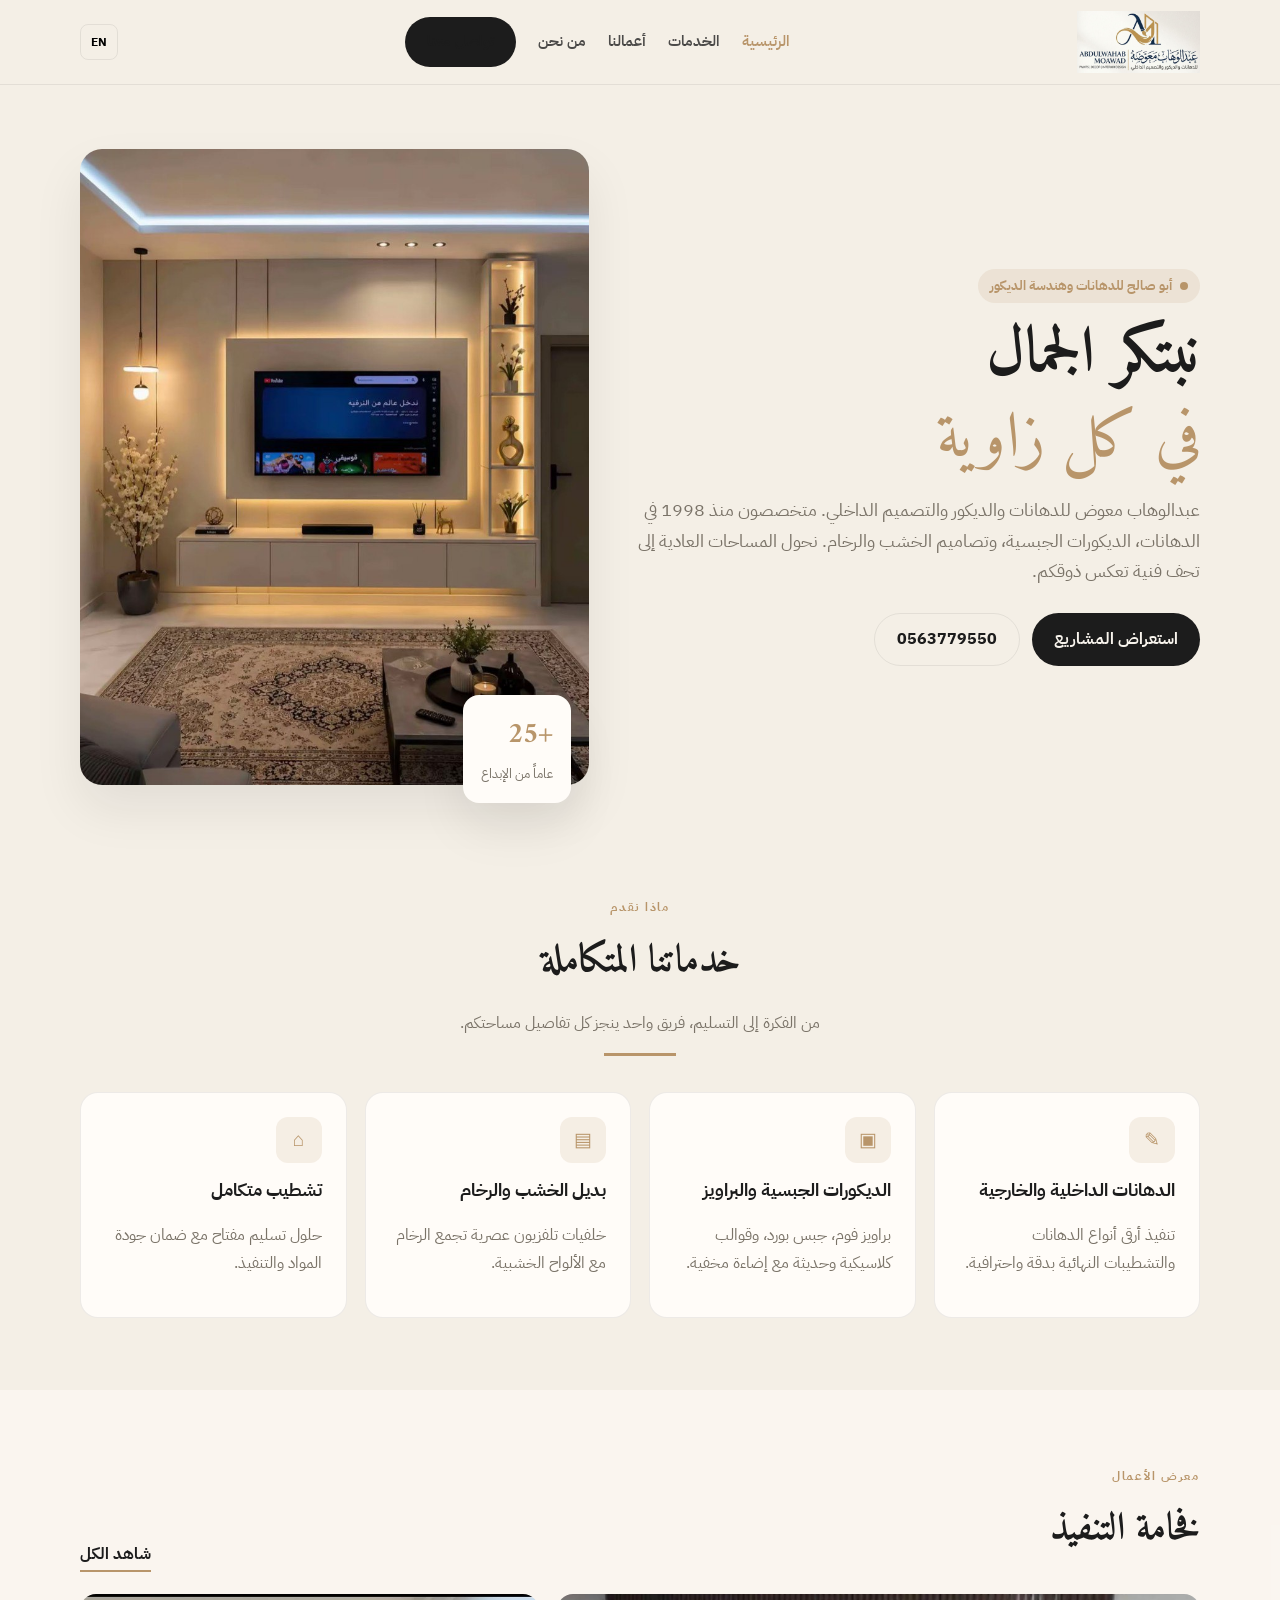
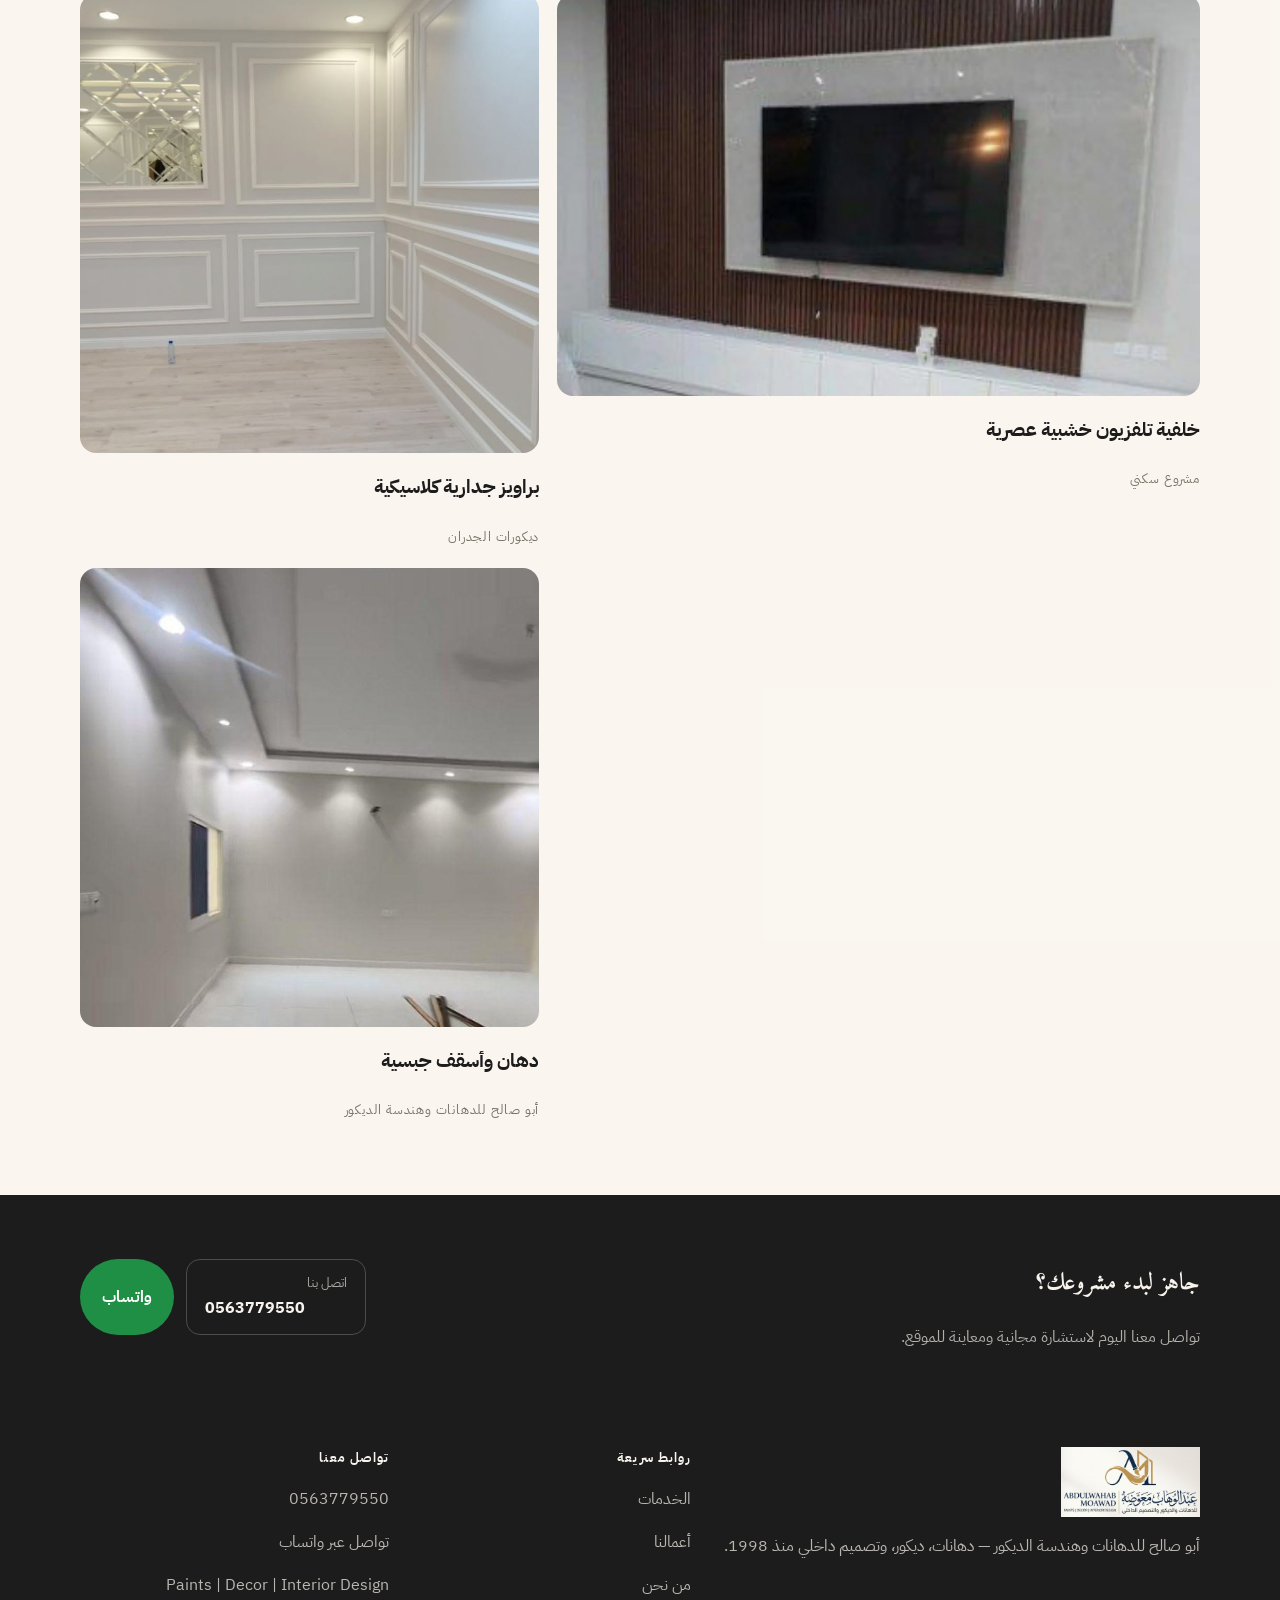
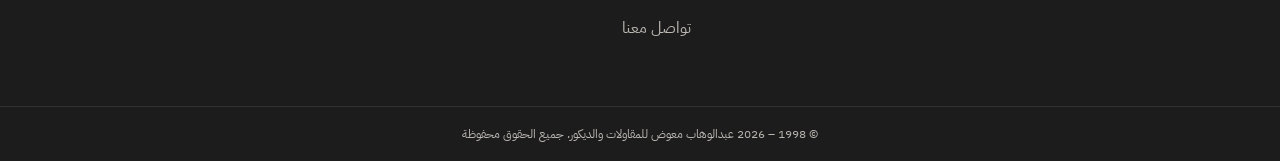
<file: index.html>
<!DOCTYPE html>
<html lang="ar" dir="rtl">
<head>
  <meta charset="utf-8">
  <meta name="viewport" content="width=device-width, initial-scale=1">
  <title>عبدالوهاب معوض — دهانات وديكور وتصميم داخلي | Abdulwahab Moawad</title>
  <meta name="description" content="أبو صالح للدهانات وهندسة الديكور. دهانات وديكورات جبسية وتصاميم خشب ورخام وتشطيبات متكاملة في المملكة العربية السعودية منذ 1998.">
  <meta property="og:title" content="عبدالوهاب معوض — دهانات وديكور وتصميم داخلي">
  <meta property="og:description" content="Paints | Decor | Interior Design. خبرة منذ 1998.">
  <meta property="og:image" content="images/og.jpg">
  <link rel="icon" href="images/favicon.png">
  <link rel="preconnect" href="https://fonts.googleapis.com">
  <link rel="preconnect" href="https://fonts.gstatic.com" crossorigin>
  <link href="https://fonts.googleapis.com/css2?family=Amiri:wght@400;700&family=IBM+Plex+Sans+Arabic:wght@400;500;600;700&family=Playfair+Display:ital,wght@0,500;0,600;1,500&display=swap" rel="stylesheet">
  <link rel="stylesheet" href="css/site.css">
</head>
<body>
  <header class="nav">
    <div class="wrap nav-inner">
      <a class="brand" href="index.html">
        <img src="images/logo-lockup.png" alt="عبدالوهاب معوض — Paints, Decor, Interior Design">
      </a>
      <nav class="nav-links" data-links>
        <a class="active" href="index.html"><span class="ar">الرئيسية</span><span class="en">Home</span></a>
        <a href="services.html"><span class="ar">الخدمات</span><span class="en">Services</span></a>
        <a href="portfolio.html"><span class="ar">أعمالنا</span><span class="en">Portfolio</span></a>
        <a href="about.html"><span class="ar">من نحن</span><span class="en">About</span></a>
        <a class="btn btn-dark" href="contact.html"><span class="ar">تواصل معنا</span><span class="en">Contact</span></a>
      </nav>
      <div class="nav-actions">
        <button class="lang" type="button" data-lang>EN</button>
        <button class="menu-btn" type="button" data-menu aria-label="Menu">☰</button>
      </div>
    </div>
  </header>

  <main>
    <section class="hero">
      <div class="wrap hero-grid">
        <div>
          <div class="badge"><span class="dot"></span><span class="ar">أبو صالح للدهانات وهندسة الديكور</span><span class="en">Abu Saleh Paints &amp; Decor Engineering</span></div>
          <h1><span class="ar">نبتكر الجمال<br><em>في كل زاوية</em></span><span class="en">We shape beauty<br><em>into every corner</em></span></h1>
          <p class="lead"><span class="ar">عبدالوهاب معوض للدهانات والديكور والتصميم الداخلي. متخصصون منذ 1998 في الدهانات، الديكورات الجبسية، وتصاميم الخشب والرخام. نحول المساحات العادية إلى تحف فنية تعكس ذوقكم.</span><span class="en">Abdulwahab Moawad — Paints, Decor, and Interior Design since 1998. We finish ordinary rooms into crafted spaces: paint, gypsum, wood, and marble.</span></p>
          <div class="cta-row">
            <a class="btn btn-dark" href="portfolio.html"><span class="ar">استعراض المشاريع</span><span class="en">View projects</span></a>
            <a class="btn btn-line" href="tel:+966563779550" dir="ltr">0563779550</a>
          </div>
        </div>
        <div class="hero-visual">
          <img src="images/living-room.jpg" alt="مجلس عصري من تنفيذ عبدالوهاب معوض">
          <div class="stat"><b>+25</b><span class="ar">عاماً من الإبداع</span><span class="en">years of craft</span></div>
        </div>
      </div>
    </section>

    <section class="section">
      <div class="wrap">
        <div class="center">
          <span class="eyebrow"><span class="ar">ماذا نقدم</span><span class="en">What we do</span></span>
          <h2><span class="ar">خدماتنا المتكاملة</span><span class="en">A complete finish</span></h2>
          <p class="muted"><span class="ar">من الفكرة إلى التسليم، فريق واحد ينجز كل تفاصيل مساحتكم.</span><span class="en">One team, from the first idea through handover.</span></p>
          <div class="gold-rule"></div>
        </div>
        <div class="cards">
          <a class="card" href="services.html"><div class="icon">✎</div><h3><span class="ar">الدهانات الداخلية والخارجية</span><span class="en">Interior &amp; exterior paint</span></h3><p><span class="ar">تنفيذ أرقى أنواع الدهانات والتشطيبات النهائية بدقة واحترافية.</span><span class="en">Fine interior and exterior coatings, prepared and finished with care.</span></p></a>
          <a class="card" href="services.html"><div class="icon">▣</div><h3><span class="ar">الديكورات الجبسية والبراويز</span><span class="en">Gypsum &amp; wall frames</span></h3><p><span class="ar">براويز فوم، جبس بورد، وقوالب كلاسيكية وحديثة مع إضاءة مخفية.</span><span class="en">Foam frames, gypsum board, and classic or modern moulding with concealed light.</span></p></a>
          <a class="card" href="services.html"><div class="icon">▤</div><h3><span class="ar">بديل الخشب والرخام</span><span class="en">Wood &amp; marble looks</span></h3><p><span class="ar">خلفيات تلفزيون عصرية تجمع الرخام مع الألواح الخشبية.</span><span class="en">Television walls that combine marble panels with timber slats.</span></p></a>
          <a class="card" href="services.html"><div class="icon">⌂</div><h3><span class="ar">تشطيب متكامل</span><span class="en">Turnkey finishing</span></h3><p><span class="ar">حلول تسليم مفتاح مع ضمان جودة المواد والتنفيذ.</span><span class="en">Full interior handover with a guarantee on materials and workmanship.</span></p></a>
        </div>
      </div>
    </section>

    <section class="section sand">
      <div class="wrap">
        <div class="head-row">
          <div>
            <span class="eyebrow"><span class="ar">معرض الأعمال</span><span class="en">Selected work</span></span>
            <h2><span class="ar">فخامة التنفيذ</span><span class="en">Finished with care</span></h2>
          </div>
          <a class="link-gold" href="portfolio.html"><span class="ar">شاهد الكل</span><span class="en">See all</span></a>
        </div>
        <div class="gallery">
          <div>
            <div class="shot wide"><img src="images/tv-wood.jpg" alt="خلفية تلفزيون خشبية"></div>
            <div class="cap"><h3><span class="ar">خلفية تلفزيون خشبية عصرية</span><span class="en">Contemporary timber TV wall</span></h3><small><span class="ar">مشروع سكني</span><span class="en">Residential</span></small></div>
          </div>
          <div class="stack">
            <div>
              <div class="shot sq"><img src="images/molding.jpg" alt="براويز جدارية"></div>
              <div class="cap"><h3><span class="ar">براويز جدارية كلاسيكية</span><span class="en">Classic wall frames</span></h3><small><span class="ar">ديكورات الجدران</span><span class="en">Wall decor</span></small></div>
            </div>
            <div>
              <div class="shot sq"><img src="images/paint-room.jpg" alt="تشطيب دهان وأسقف"></div>
              <div class="cap"><h3><span class="ar">دهان وأسقف جبسية</span><span class="en">Paint and gypsum ceilings</span></h3><small><span class="ar">أبو صالح للدهانات وهندسة الديكور</span><span class="en">Abu Saleh paints &amp; decor</span></small></div>
            </div>
          </div>
        </div>
      </div>
    </section>

    <section class="band">
      <div class="wrap band-inner">
        <div>
          <h2><span class="ar">جاهز لبدء مشروعك؟</span><span class="en">Ready to start?</span></h2>
          <p><span class="ar">تواصل معنا اليوم لاستشارة مجانية ومعاينة للموقع.</span><span class="en">Call today for a free consultation and a site visit.</span></p>
        </div>
        <div class="band-actions">
          <a class="ghost" href="tel:+966563779550"><small><span class="ar">اتصل بنا</span><span class="en">Call</span></small><strong dir="ltr">0563779550</strong></a>
          <a class="btn btn-wa" href="https://wa.me/966563779550"><span class="ar">واتساب</span><span class="en">WhatsApp</span></a>
        </div>
      </div>
    </section>
  </main>

  <footer>
    <div class="wrap foot">
      <div>
        <img class="foot-brand" src="images/logo-lockup.png" alt="">
        <p><span class="ar">أبو صالح للدهانات وهندسة الديكور — دهانات، ديكور، وتصميم داخلي منذ 1998.</span><span class="en">Abu Saleh Paints &amp; Decor Engineering — paints, decor, and interior design since 1998.</span></p>
      </div>
      <div>
        <h4><span class="ar">روابط سريعة</span><span class="en">Links</span></h4>
        <p><a href="services.html"><span class="ar">الخدمات</span><span class="en">Services</span></a></p>
        <p><a href="portfolio.html"><span class="ar">أعمالنا</span><span class="en">Portfolio</span></a></p>
        <p><a href="about.html"><span class="ar">من نحن</span><span class="en">About</span></a></p>
        <p><a href="contact.html"><span class="ar">تواصل معنا</span><span class="en">Contact</span></a></p>
      </div>
      <div>
        <h4><span class="ar">تواصل معنا</span><span class="en">Contact</span></h4>
        <p><a href="tel:+966563779550" dir="ltr">0563779550</a></p>
        <p><a href="https://wa.me/966563779550"><span class="ar">تواصل عبر واتساب</span><span class="en">WhatsApp</span></a></p>
        <p>Paints | Decor | Interior Design</p>
      </div>
    </div>
    <div class="legal">© 1998 – 2026 <span class="ar">عبدالوهاب معوض للمقاولات والديكور. جميع الحقوق محفوظة</span><span class="en">Abdulwahab Moawad. All rights reserved.</span></div>
  </footer>
  <script src="js/site.js"></script>
</body>
</html>
</file>
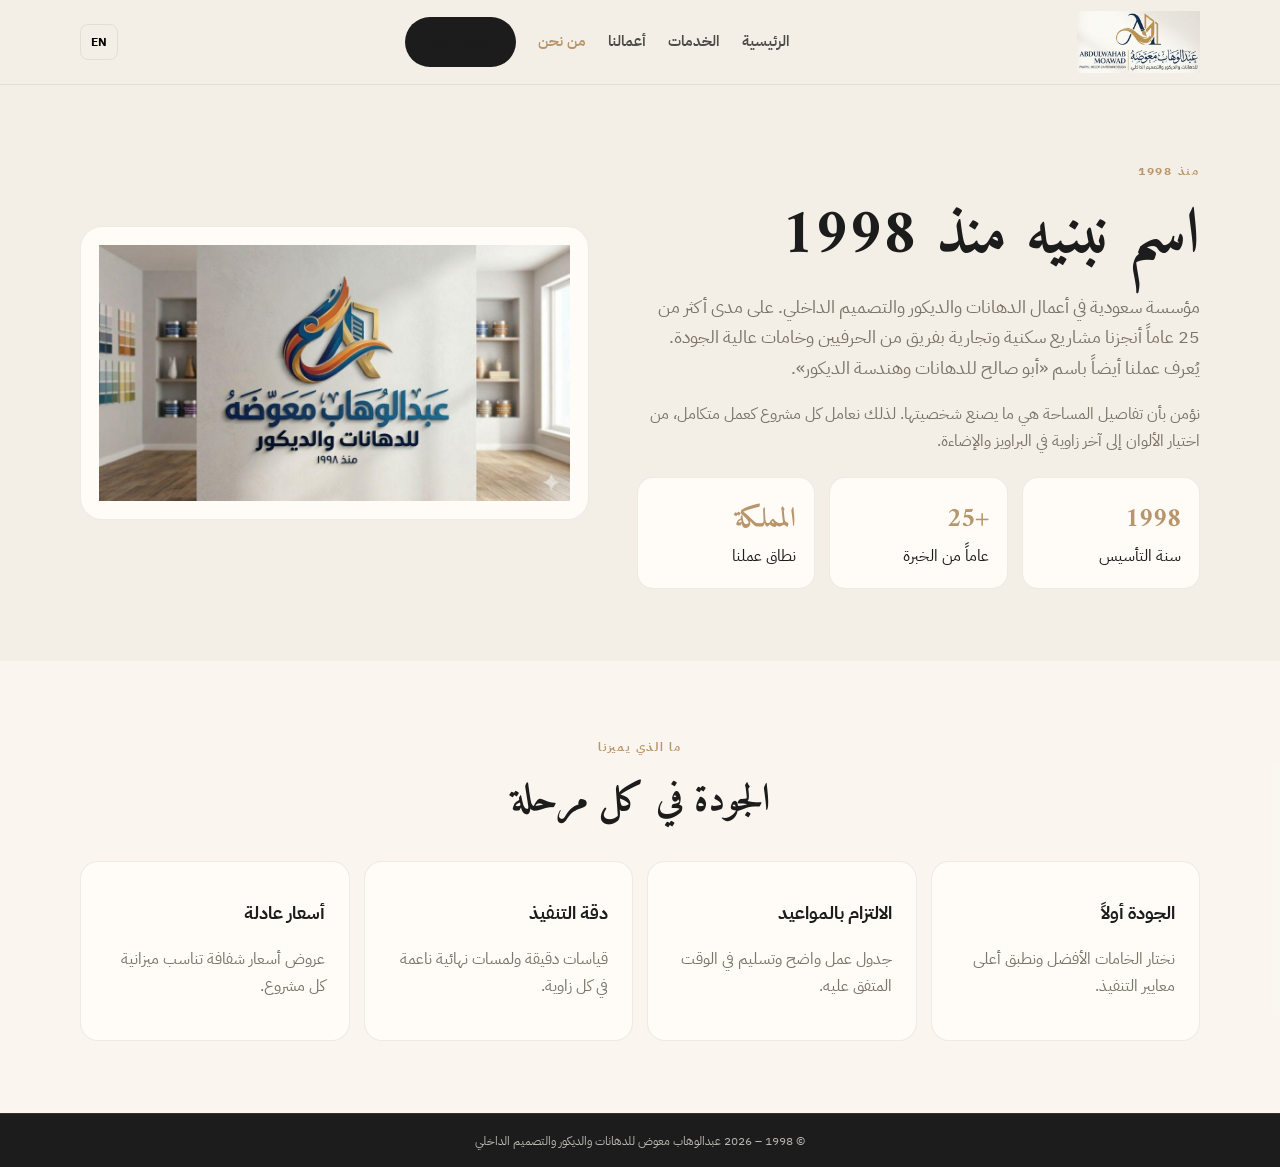
<file: about.html>
<!DOCTYPE html>
<html lang="ar" dir="rtl">
<head>
  <meta charset="utf-8">
  <meta name="viewport" content="width=device-width, initial-scale=1">
  <title>من نحن | عبدالوهاب معوض</title>
  <meta name="description" content="مؤسسة سعودية في الدهانات والديكور والتصميم الداخلي منذ 1998. نُعرف أيضاً باسم أبو صالح للدهانات وهندسة الديكور.">
  <link rel="icon" href="images/favicon.png">
  <link href="https://fonts.googleapis.com/css2?family=Amiri:wght@400;700&family=IBM+Plex+Sans+Arabic:wght@400;500;600;700&family=Playfair+Display:ital,wght@0,500;0,600;1,500&display=swap" rel="stylesheet">
  <link rel="stylesheet" href="css/site.css">
</head>
<body>
  <header class="nav">
    <div class="wrap nav-inner">
      <a class="brand" href="index.html"><img src="images/logo-lockup.png" alt="عبدالوهاب معوض"></a>
      <nav class="nav-links" data-links>
        <a href="index.html"><span class="ar">الرئيسية</span><span class="en">Home</span></a>
        <a href="services.html"><span class="ar">الخدمات</span><span class="en">Services</span></a>
        <a href="portfolio.html"><span class="ar">أعمالنا</span><span class="en">Portfolio</span></a>
        <a class="active" href="about.html"><span class="ar">من نحن</span><span class="en">About</span></a>
        <a class="btn btn-dark" href="contact.html"><span class="ar">تواصل معنا</span><span class="en">Contact</span></a>
      </nav>
      <div class="nav-actions">
        <button class="lang" type="button" data-lang>EN</button>
        <button class="menu-btn" type="button" data-menu aria-label="Menu">☰</button>
      </div>
    </div>
  </header>
  <main>
    <section class="section">
      <div class="wrap split">
        <div>
          <span class="eyebrow"><span class="ar">منذ 1998</span><span class="en">Since 1998</span></span>
          <h1><span class="ar">اسم نبنيه منذ 1998</span><span class="en">A name built since 1998</span></h1>
          <p class="lead"><span class="ar">مؤسسة سعودية في أعمال الدهانات والديكور والتصميم الداخلي. على مدى أكثر من 25 عاماً أنجزنا مشاريع سكنية وتجارية بفريق من الحرفيين وخامات عالية الجودة. يُعرف عملنا أيضاً باسم «أبو صالح للدهانات وهندسة الديكور».</span><span class="en">A Saudi practice in paints, decor, and interior design. For more than 25 years we have delivered homes and commercial spaces. Clients also know the work as Abu Saleh Paints and Decor Engineering.</span></p>
          <p class="muted"><span class="ar">نؤمن بأن تفاصيل المساحة هي ما يصنع شخصيتها. لذلك نعامل كل مشروع كعمل متكامل، من اختيار الألوان إلى آخر زاوية في البراويز والإضاءة.</span><span class="en">The details make the room. Every project is treated as one piece of work, from the colour choice to the last frame and light.</span></p>
          <div class="stats">
            <div class="stat-box"><b>1998</b><span class="ar">سنة التأسيس</span><span class="en">Founded</span></div>
            <div class="stat-box"><b>+25</b><span class="ar">عاماً من الخبرة</span><span class="en">Years of work</span></div>
            <div class="stat-box"><b><span class="ar">المملكة</span><span class="en">KSA</span></b><span class="ar">نطاق عملنا</span><span class="en">Where we work</span></div>
          </div>
        </div>
        <div class="logo-panel">
          <img src="images/brand-wall.jpg" alt="شعار عبدالوهاب معوض للدهانات والديكور منذ 1998">
        </div>
      </div>
    </section>
    <section class="section sand">
      <div class="wrap">
        <div class="center">
          <span class="eyebrow"><span class="ar">ما الذي يميزنا</span><span class="en">How we work</span></span>
          <h2><span class="ar">الجودة في كل مرحلة</span><span class="en">Quality at every stage</span></h2>
        </div>
        <div class="values" style="margin-top:28px">
          <article class="value"><h3><span class="ar">الجودة أولاً</span><span class="en">Quality first</span></h3><p><span class="ar">نختار الخامات الأفضل ونطبق أعلى معايير التنفيذ.</span><span class="en">We choose the better materials and hold the finish to a high standard.</span></p></article>
          <article class="value"><h3><span class="ar">الالتزام بالمواعيد</span><span class="en">On schedule</span></h3><p><span class="ar">جدول عمل واضح وتسليم في الوقت المتفق عليه.</span><span class="en">A clear programme and handover on the agreed date.</span></p></article>
          <article class="value"><h3><span class="ar">دقة التنفيذ</span><span class="en">Precise work</span></h3><p><span class="ar">قياسات دقيقة ولمسات نهائية ناعمة في كل زاوية.</span><span class="en">Accurate measures and a clean finish in every corner.</span></p></article>
          <article class="value"><h3><span class="ar">أسعار عادلة</span><span class="en">Fair pricing</span></h3><p><span class="ar">عروض أسعار شفافة تناسب ميزانية كل مشروع.</span><span class="en">Clear quotations that fit the budget of the project.</span></p></article>
        </div>
      </div>
    </section>
  </main>
  <footer><div class="legal">© 1998 – 2026 <span class="ar">عبدالوهاب معوض للدهانات والديكور والتصميم الداخلي</span><span class="en">Abdulwahab Moawad — Paints | Decor | Interior Design</span></div></footer>
  <script src="js/site.js"></script>
</body>
</html>
</file>
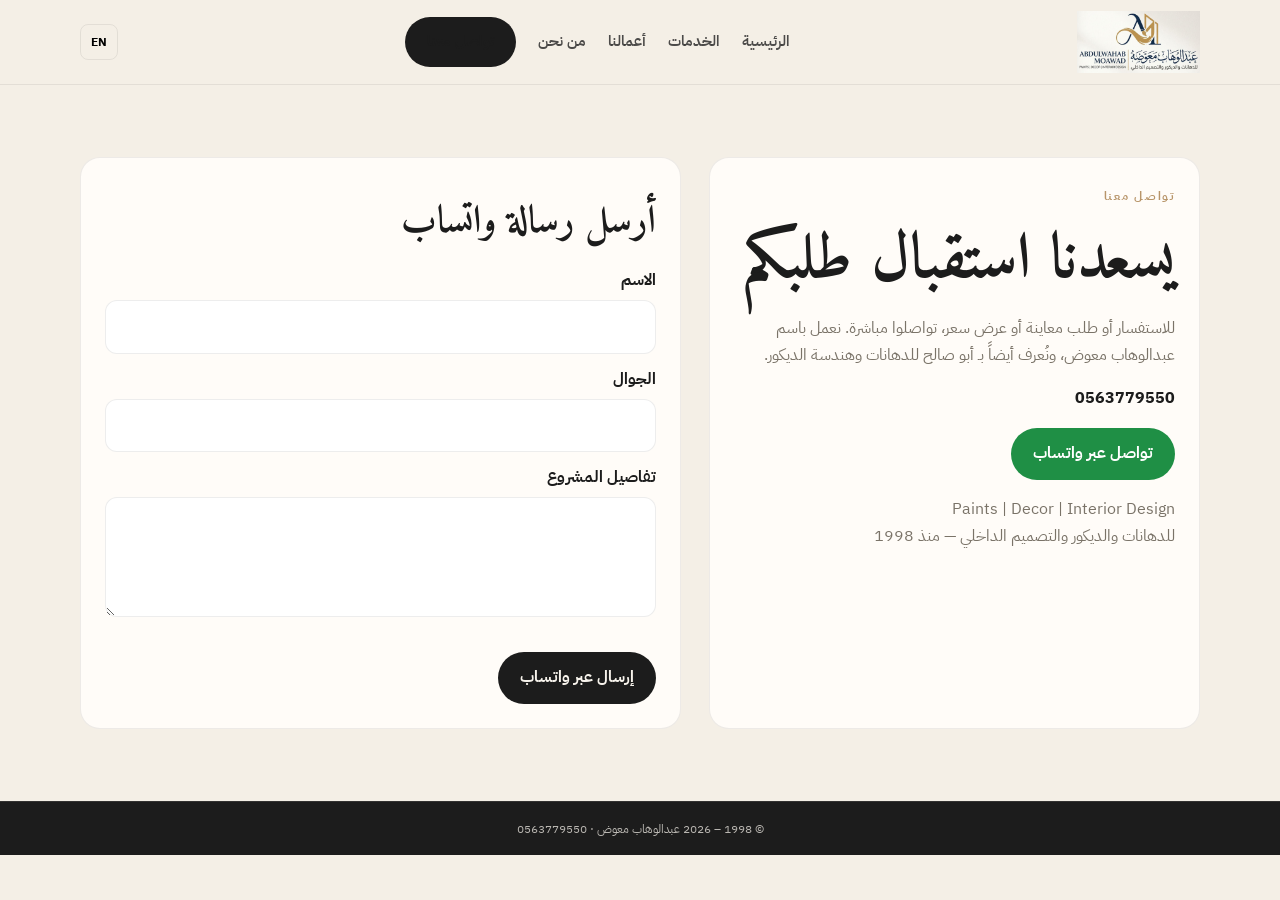
<file: contact.html>
<!DOCTYPE html>
<html lang="ar" dir="rtl">
<head>
  <meta charset="utf-8">
  <meta name="viewport" content="width=device-width, initial-scale=1">
  <title>تواصل معنا | عبدالوهاب معوض</title>
  <meta name="description" content="تواصل مع أبو صالح للدهانات وهندسة الديكور على 0563779550 أو واتساب لمعاينة وعرض سعر.">
  <link rel="icon" href="images/favicon.png">
  <link href="https://fonts.googleapis.com/css2?family=Amiri:wght@400;700&family=IBM+Plex+Sans+Arabic:wght@400;500;600;700&family=Playfair+Display:ital,wght@0,500;0,600;1,500&display=swap" rel="stylesheet">
  <link rel="stylesheet" href="css/site.css">
</head>
<body>
  <header class="nav">
    <div class="wrap nav-inner">
      <a class="brand" href="index.html"><img src="images/logo-lockup.png" alt="عبدالوهاب معوض"></a>
      <nav class="nav-links" data-links>
        <a href="index.html"><span class="ar">الرئيسية</span><span class="en">Home</span></a>
        <a href="services.html"><span class="ar">الخدمات</span><span class="en">Services</span></a>
        <a href="portfolio.html"><span class="ar">أعمالنا</span><span class="en">Portfolio</span></a>
        <a href="about.html"><span class="ar">من نحن</span><span class="en">About</span></a>
        <a class="btn btn-dark" href="contact.html"><span class="ar">تواصل معنا</span><span class="en">Contact</span></a>
      </nav>
      <div class="nav-actions">
        <button class="lang" type="button" data-lang>EN</button>
        <button class="menu-btn" type="button" data-menu aria-label="Menu">☰</button>
      </div>
    </div>
  </header>
  <main class="section">
    <div class="wrap contact-grid">
      <div class="contact-card">
        <span class="eyebrow"><span class="ar">تواصل معنا</span><span class="en">Contact</span></span>
        <h1><span class="ar">يسعدنا استقبال طلبكم</span><span class="en">We would like to hear the brief</span></h1>
        <p class="muted"><span class="ar">للاستفسار أو طلب معاينة أو عرض سعر، تواصلوا مباشرة. نعمل باسم عبدالوهاب معوض، ونُعرف أيضاً بـ أبو صالح للدهانات وهندسة الديكور.</span><span class="en">For a question, a site visit, or a quotation, call or message us. The practice is Abdulwahab Moawad, also known as Abu Saleh Paints and Decor Engineering.</span></p>
        <p><a href="tel:+966563779550" dir="ltr"><strong>0563779550</strong></a></p>
        <p><a class="btn btn-wa" href="https://wa.me/966563779550"><span class="ar">تواصل عبر واتساب</span><span class="en">Message on WhatsApp</span></a></p>
        <p class="muted">Paints | Decor | Interior Design<br><span class="ar">للدهانات والديكور والتصميم الداخلي — منذ 1998</span><span class="en">Paints, decor, and interior design — since 1998</span></p>
      </div>
      <form data-wa>
        <h2><span class="ar">أرسل رسالة واتساب</span><span class="en">Send a WhatsApp message</span></h2>
        <label for="name"><span class="ar">الاسم</span><span class="en">Name</span></label>
        <input id="name" name="name" required>
        <label for="phone"><span class="ar">الجوال</span><span class="en">Mobile</span></label>
        <input id="phone" name="phone" dir="ltr" required>
        <label for="message"><span class="ar">تفاصيل المشروع</span><span class="en">Project details</span></label>
        <textarea id="message" name="message" required></textarea>
        <div class="cta-row">
          <button class="btn btn-dark" type="submit"><span class="ar">إرسال عبر واتساب</span><span class="en">Send via WhatsApp</span></button>
        </div>
      </form>
    </div>
  </main>
  <footer><div class="legal">© 1998 – 2026 <span class="ar">عبدالوهاب معوض</span><span class="en">Abdulwahab Moawad</span> · 0563779550</div></footer>
  <script src="js/site.js"></script>
</body>
</html>
</file>
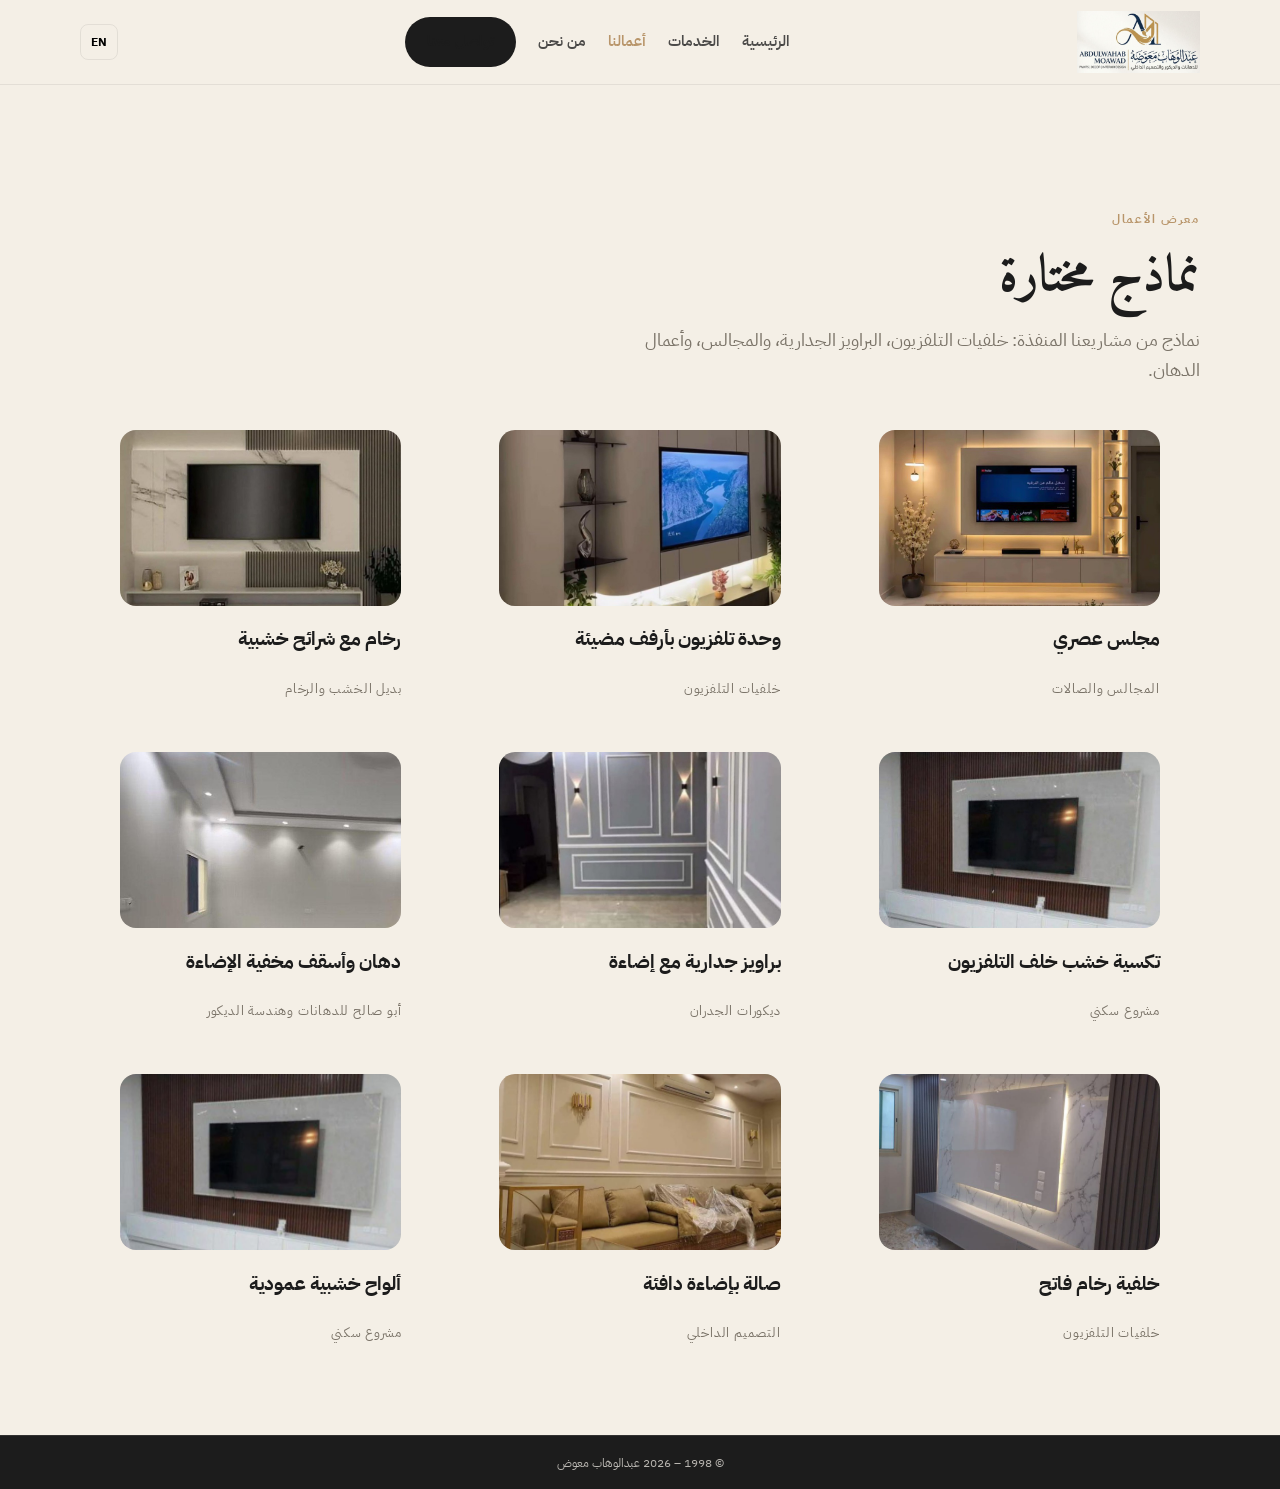
<file: portfolio.html>
<!DOCTYPE html>
<html lang="ar" dir="rtl">
<head>
  <meta charset="utf-8">
  <meta name="viewport" content="width=device-width, initial-scale=1">
  <title>أعمالنا | عبدالوهاب معوض</title>
  <meta name="description" content="نماذج من مشاريع الدهانات والديكور والتصميم الداخلي لعبدالوهاب معوض في المملكة العربية السعودية.">
  <link rel="icon" href="images/favicon.png">
  <link href="https://fonts.googleapis.com/css2?family=Amiri:wght@400;700&family=IBM+Plex+Sans+Arabic:wght@400;500;600;700&family=Playfair+Display:ital,wght@0,500;0,600;1,500&display=swap" rel="stylesheet">
  <link rel="stylesheet" href="css/site.css">
</head>
<body>
  <header class="nav">
    <div class="wrap nav-inner">
      <a class="brand" href="index.html"><img src="images/logo-lockup.png" alt="عبدالوهاب معوض"></a>
      <nav class="nav-links" data-links>
        <a href="index.html"><span class="ar">الرئيسية</span><span class="en">Home</span></a>
        <a href="services.html"><span class="ar">الخدمات</span><span class="en">Services</span></a>
        <a class="active" href="portfolio.html"><span class="ar">أعمالنا</span><span class="en">Portfolio</span></a>
        <a href="about.html"><span class="ar">من نحن</span><span class="en">About</span></a>
        <a class="btn btn-dark" href="contact.html"><span class="ar">تواصل معنا</span><span class="en">Contact</span></a>
      </nav>
      <div class="nav-actions">
        <button class="lang" type="button" data-lang>EN</button>
        <button class="menu-btn" type="button" data-menu aria-label="Menu">☰</button>
      </div>
    </div>
  </header>
  <main class="section">
    <div class="wrap">
      <div class="page-hero">
        <span class="eyebrow"><span class="ar">معرض الأعمال</span><span class="en">Portfolio</span></span>
        <h1><span class="ar">نماذج مختارة</span><span class="en">Selected projects</span></h1>
        <p class="lead"><span class="ar">نماذج من مشاريعنا المنفذة: خلفيات التلفزيون، البراويز الجدارية، والمجالس، وأعمال الدهان.</span><span class="en">Television walls, wall frames, majlis rooms, and paint work from completed projects.</span></p>
      </div>
      <div class="mosaic">
        <figure><div class="shot wide"><img src="images/living-room.jpg" alt="مجلس عصري"></div><figcaption class="cap"><h3><span class="ar">مجلس عصري</span><span class="en">Contemporary majlis</span></h3><small><span class="ar">المجالس والصالات</span><span class="en">Majlis and lounges</span></small></figcaption></figure>
        <figure><div class="shot wide"><img src="images/tv-shelves.jpg" alt="وحدة تلفزيون مع أرفف"></div><figcaption class="cap"><h3><span class="ar">وحدة تلفزيون بأرفف مضيئة</span><span class="en">TV unit with lit shelves</span></h3><small><span class="ar">خلفيات التلفزيون</span><span class="en">TV walls</span></small></figcaption></figure>
        <figure><div class="shot wide"><img src="images/tv-marble-new.jpg" alt="رخام وخشب"></div><figcaption class="cap"><h3><span class="ar">رخام مع شرائح خشبية</span><span class="en">Marble with timber slats</span></h3><small><span class="ar">بديل الخشب والرخام</span><span class="en">Wood and marble</span></small></figcaption></figure>
        <figure><div class="shot wide"><img src="images/tv-wood-new.jpg" alt="بديل خشب"></div><figcaption class="cap"><h3><span class="ar">تكسية خشب خلف التلفزيون</span><span class="en">Timber cladding behind the TV</span></h3><small><span class="ar">مشروع سكني</span><span class="en">Residential</span></small></figcaption></figure>
        <figure><div class="shot wide"><img src="images/molding-new.jpg" alt="براويز"></div><figcaption class="cap"><h3><span class="ar">براويز جدارية مع إضاءة</span><span class="en">Wall frames with lighting</span></h3><small><span class="ar">ديكورات الجدران</span><span class="en">Wall decor</span></small></figcaption></figure>
        <figure><div class="shot wide"><img src="images/paint-room.jpg" alt="دهان أسقف"></div><figcaption class="cap"><h3><span class="ar">دهان وأسقف مخفية الإضاءة</span><span class="en">Paint and a concealed-light ceiling</span></h3><small><span class="ar">أبو صالح للدهانات وهندسة الديكور</span><span class="en">Abu Saleh paints &amp; decor</span></small></figcaption></figure>
        <figure><div class="shot wide"><img src="images/tv-marble.jpg" alt="خلفية رخام"></div><figcaption class="cap"><h3><span class="ar">خلفية رخام فاتح</span><span class="en">Pale marble feature</span></h3><small><span class="ar">خلفيات التلفزيون</span><span class="en">TV walls</span></small></figcaption></figure>
        <figure><div class="shot wide"><img src="images/majlis.jpg" alt="صالة"></div><figcaption class="cap"><h3><span class="ar">صالة بإضاءة دافئة</span><span class="en">Lounge in warm light</span></h3><small><span class="ar">التصميم الداخلي</span><span class="en">Interior design</span></small></figcaption></figure>
        <figure><div class="shot wide"><img src="images/tv-wood.jpg" alt="ألواح خشب"></div><figcaption class="cap"><h3><span class="ar">ألواح خشبية عمودية</span><span class="en">Vertical timber slats</span></h3><small><span class="ar">مشروع سكني</span><span class="en">Residential</span></small></figcaption></figure>
      </div>
    </div>
  </main>
  <footer><div class="legal">© 1998 – 2026 <span class="ar">عبدالوهاب معوض</span><span class="en">Abdulwahab Moawad</span></div></footer>
  <script src="js/site.js"></script>
</body>
</html>
</file>
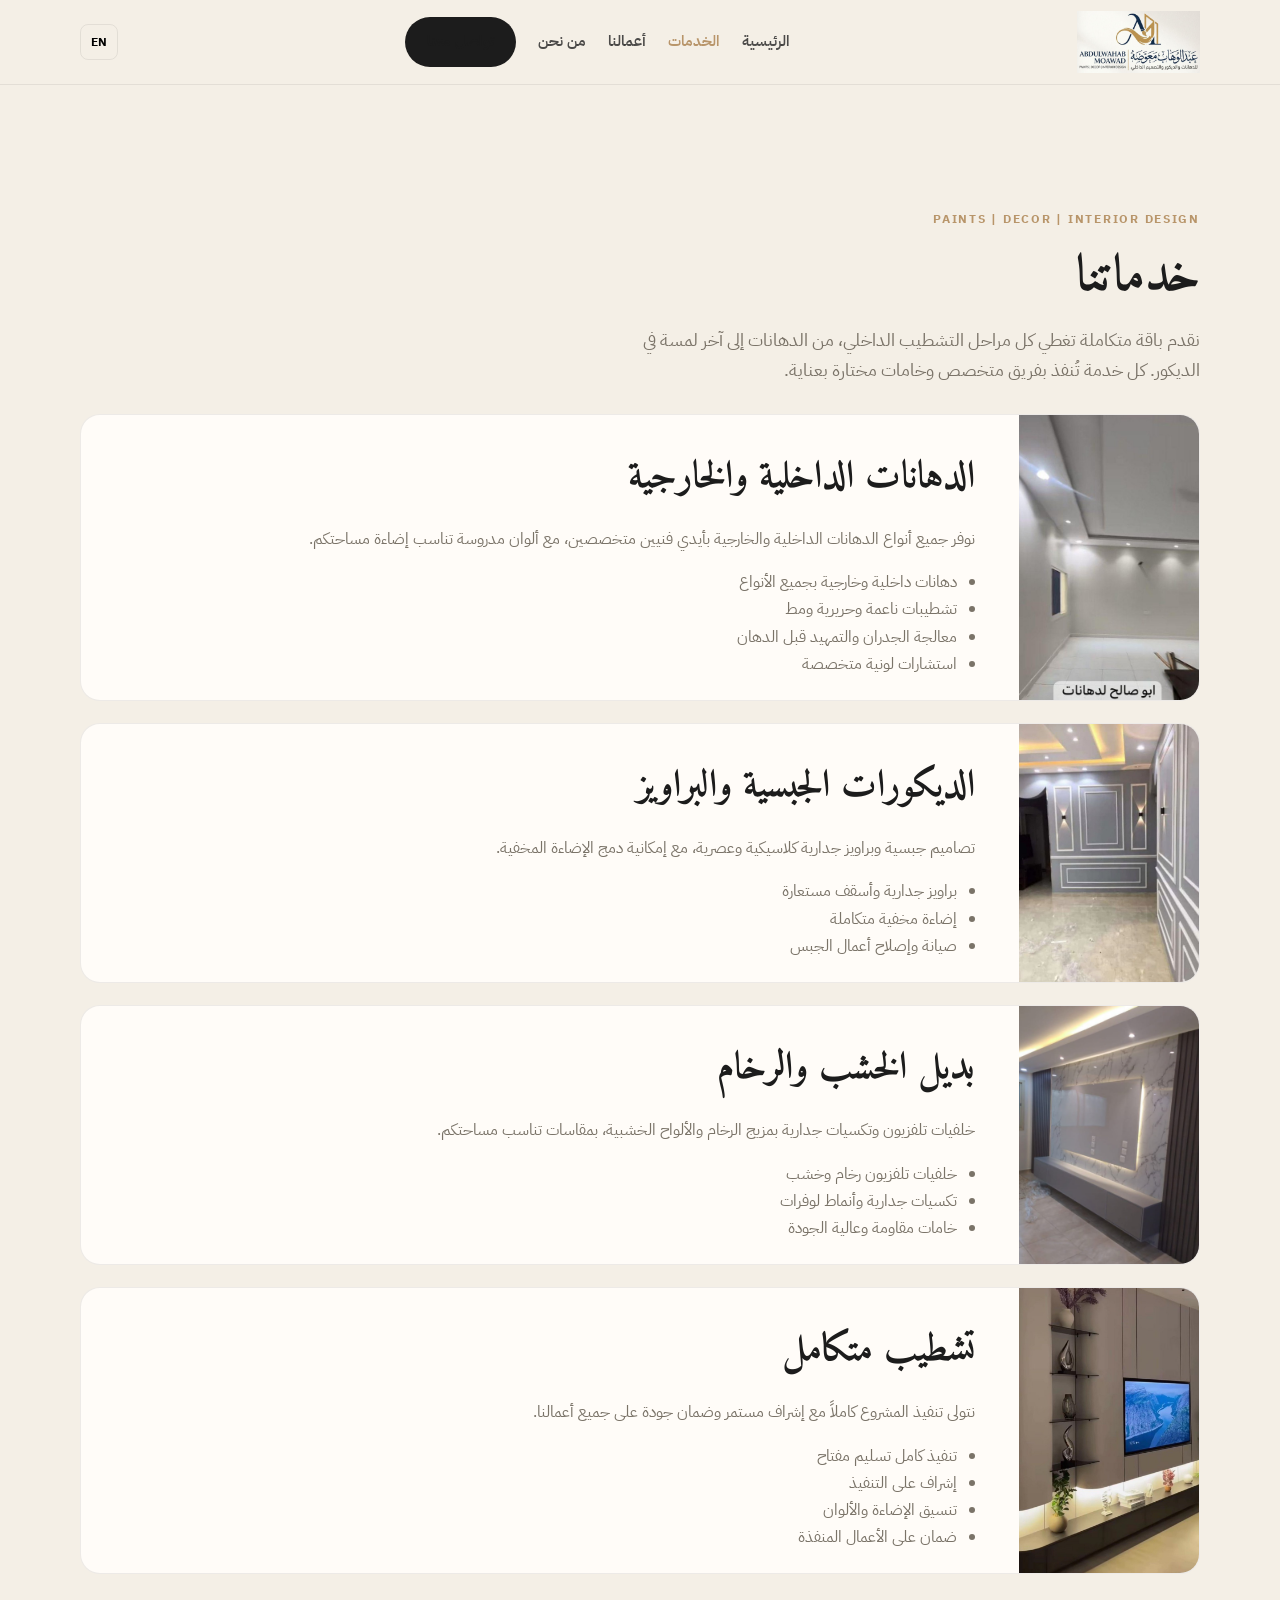
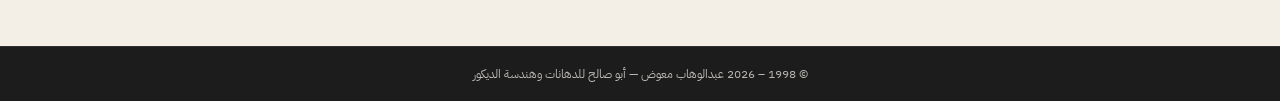
<file: services.html>
<!DOCTYPE html>
<html lang="ar" dir="rtl">
<head>
  <meta charset="utf-8">
  <meta name="viewport" content="width=device-width, initial-scale=1">
  <title>الخدمات | عبدالوهاب معوض</title>
  <meta name="description" content="دهانات داخلية وخارجية، ديكورات جبسية، بديل خشب ورخام، وتشطيب متكامل. أبو صالح للدهانات وهندسة الديكور.">
  <link rel="icon" href="images/favicon.png">
  <link href="https://fonts.googleapis.com/css2?family=Amiri:wght@400;700&family=IBM+Plex+Sans+Arabic:wght@400;500;600;700&family=Playfair+Display:ital,wght@0,500;0,600;1,500&display=swap" rel="stylesheet">
  <link rel="stylesheet" href="css/site.css">
</head>
<body>
  <header class="nav">
    <div class="wrap nav-inner">
      <a class="brand" href="index.html"><img src="images/logo-lockup.png" alt="عبدالوهاب معوض"></a>
      <nav class="nav-links" data-links>
        <a href="index.html"><span class="ar">الرئيسية</span><span class="en">Home</span></a>
        <a class="active" href="services.html"><span class="ar">الخدمات</span><span class="en">Services</span></a>
        <a href="portfolio.html"><span class="ar">أعمالنا</span><span class="en">Portfolio</span></a>
        <a href="about.html"><span class="ar">من نحن</span><span class="en">About</span></a>
        <a class="btn btn-dark" href="contact.html"><span class="ar">تواصل معنا</span><span class="en">Contact</span></a>
      </nav>
      <div class="nav-actions">
        <button class="lang" type="button" data-lang>EN</button>
        <button class="menu-btn" type="button" data-menu aria-label="Menu">☰</button>
      </div>
    </div>
  </header>
  <main class="section">
    <div class="wrap">
      <div class="page-hero">
        <span class="eyebrow">Paints | Decor | Interior Design</span>
        <h1><span class="ar">خدماتنا</span><span class="en">Services</span></h1>
        <p class="lead"><span class="ar">نقدم باقة متكاملة تغطي كل مراحل التشطيب الداخلي، من الدهانات إلى آخر لمسة في الديكور. كل خدمة تُنفذ بفريق متخصص وخامات مختارة بعناية.</span><span class="en">A full interior package, from paint through the last decorative detail, carried out by a specialist crew.</span></p>
      </div>
      <div class="services-list">
        <article class="service-block">
          <img src="images/paint-room.jpg" alt="دهانات">
          <div class="service-copy">
            <h2><span class="ar">الدهانات الداخلية والخارجية</span><span class="en">Interior and exterior paint</span></h2>
            <p class="muted"><span class="ar">نوفر جميع أنواع الدهانات الداخلية والخارجية بأيدي فنيين متخصصين، مع ألوان مدروسة تناسب إضاءة مساحتكم.</span><span class="en">Interior and exterior paints chosen for the light in your space.</span></p>
            <ul class="list">
              <li><span class="ar">دهانات داخلية وخارجية بجميع الأنواع</span><span class="en">Interior and exterior systems</span></li>
              <li><span class="ar">تشطيبات ناعمة وحريرية ومط</span><span class="en">Smooth, silk, and matt finishes</span></li>
              <li><span class="ar">معالجة الجدران والتمهيد قبل الدهان</span><span class="en">Wall repair and preparation</span></li>
              <li><span class="ar">استشارات لونية متخصصة</span><span class="en">Colour consultation</span></li>
            </ul>
          </div>
        </article>
        <article class="service-block">
          <img src="images/molding-new.jpg" alt="ديكور جبسي">
          <div class="service-copy">
            <h2><span class="ar">الديكورات الجبسية والبراويز</span><span class="en">Gypsum decor and frames</span></h2>
            <p class="muted"><span class="ar">تصاميم جبسية وبراويز جدارية كلاسيكية وعصرية، مع إمكانية دمج الإضاءة المخفية.</span><span class="en">Classic and modern wall frames, with concealed lighting where it belongs.</span></p>
            <ul class="list">
              <li><span class="ar">براويز جدارية وأسقف مستعارة</span><span class="en">Wall frames and suspended ceilings</span></li>
              <li><span class="ar">إضاءة مخفية متكاملة</span><span class="en">Integrated concealed light</span></li>
              <li><span class="ar">صيانة وإصلاح أعمال الجبس</span><span class="en">Gypsum repair</span></li>
            </ul>
          </div>
        </article>
        <article class="service-block">
          <img src="images/tv-marble.jpg" alt="خشب ورخام">
          <div class="service-copy">
            <h2><span class="ar">بديل الخشب والرخام</span><span class="en">Wood and marble alternatives</span></h2>
            <p class="muted"><span class="ar">خلفيات تلفزيون وتكسيات جدارية بمزيج الرخام والألواح الخشبية، بمقاسات تناسب مساحتكم.</span><span class="en">TV features and wall cladding in marble and timber, measured to the room.</span></p>
            <ul class="list">
              <li><span class="ar">خلفيات تلفزيون رخام وخشب</span><span class="en">Marble and timber TV walls</span></li>
              <li><span class="ar">تكسيات جدارية وأنماط لوفرات</span><span class="en">Wall cladding and louvre patterns</span></li>
              <li><span class="ar">خامات مقاومة وعالية الجودة</span><span class="en">Durable, high-grade materials</span></li>
            </ul>
          </div>
        </article>
        <article class="service-block">
          <img src="images/tv-shelves.jpg" alt="تشطيب متكامل">
          <div class="service-copy">
            <h2><span class="ar">تشطيب متكامل</span><span class="en">Turnkey finishing</span></h2>
            <p class="muted"><span class="ar">نتولى تنفيذ المشروع كاملاً مع إشراف مستمر وضمان جودة على جميع أعمالنا.</span><span class="en">We take the project through to the last detail, with supervision and a workmanship guarantee.</span></p>
            <ul class="list">
              <li><span class="ar">تنفيذ كامل تسليم مفتاح</span><span class="en">Full handover</span></li>
              <li><span class="ar">إشراف على التنفيذ</span><span class="en">Site supervision</span></li>
              <li><span class="ar">تنسيق الإضاءة والألوان</span><span class="en">Light and colour coordination</span></li>
              <li><span class="ar">ضمان على الأعمال المنفذة</span><span class="en">Guarantee on completed work</span></li>
            </ul>
          </div>
        </article>
      </div>
    </div>
  </main>
  <footer>
    <div class="legal">© 1998 – 2026 <span class="ar">عبدالوهاب معوض — أبو صالح للدهانات وهندسة الديكور</span><span class="en">Abdulwahab Moawad — Abu Saleh Paints &amp; Decor</span></div>
  </footer>
  <script src="js/site.js"></script>
</body>
</html>
</file>
<file: css/site.css>
:root {
  --bg: #f4efe6;
  --card: #fffcf8;
  --ink: #1c1c1c;
  --muted: #7a7368;
  --gold: #b8956a;
  --gold-soft: rgba(184, 149, 106, 0.14);
  --line: rgba(28, 28, 28, 0.08);
  --whatsapp: #1f8f45;
  --shadow: 0 24px 50px rgba(28, 28, 28, 0.08);
  --radius: 18px;
  --max: 1120px;
  --font: "IBM Plex Sans Arabic", "Segoe UI", sans-serif;
  --display: "Amiri", "Playfair Display", serif;
  --display-en: "Playfair Display", "Amiri", serif;
}

* { box-sizing: border-box; }
html { scroll-behavior: smooth; }
body {
  margin: 0;
  font-family: var(--font);
  background: var(--bg);
  color: var(--ink);
  line-height: 1.7;
}
img { max-width: 100%; display: block; }
a { color: inherit; text-decoration: none; }
button, input, textarea { font: inherit; }

html[lang="ar"] .en { display: none; }
html[lang="en"] .ar { display: none; }
html[lang="en"] body { font-family: var(--font); }
h1, h2, .stat b, .stat-box b {
  font-family: var(--display);
  font-weight: 700;
  letter-spacing: 0;
}
html[lang="en"] h1,
html[lang="en"] h2,
html[lang="en"] .stat b {
  font-family: var(--display-en);
  font-weight: 500;
}
h1 em { font-family: var(--display-en); font-style: italic; font-weight: 500; }

.wrap { width: min(var(--max), calc(100% - 40px)); margin-inline: auto; }
.eyebrow {
  color: var(--gold);
  font-size: 0.78rem;
  font-weight: 700;
  letter-spacing: 0.14em;
  text-transform: uppercase;
}

.nav {
  position: sticky;
  top: 0;
  z-index: 20;
  background: rgba(244, 239, 230, 0.9);
  backdrop-filter: blur(14px);
  border-bottom: 1px solid var(--line);
}
.nav-inner {
  height: 84px;
  display: flex;
  align-items: center;
  justify-content: space-between;
  gap: 16px;
}
.brand { display: flex; align-items: center; gap: 12px; min-width: 0; }
.brand img { height: 62px; width: auto; }
.brand-text { display: flex; flex-direction: column; line-height: 1.2; }
.brand-text strong { font-size: 1.02rem; }
.brand-text span { color: var(--gold); font-size: 0.68rem; letter-spacing: 0.08em; font-weight: 600; }
.nav-links { display: flex; align-items: center; gap: 22px; }
.nav-links a { font-size: 0.95rem; font-weight: 600; color: rgba(28, 28, 28, 0.78); }
.nav-links a.active, .nav-links a:hover { color: var(--gold); }
.nav-actions { display: flex; align-items: center; gap: 10px; }
.lang, .menu-btn {
  border: 1px solid var(--line);
  background: transparent;
  border-radius: 8px;
  padding: 6px 10px;
  cursor: pointer;
  font-weight: 700;
  font-size: 0.78rem;
}
.menu-btn { display: none; }
.btn {
  display: inline-flex;
  align-items: center;
  justify-content: center;
  gap: 8px;
  border-radius: 999px;
  padding: 12px 22px;
  font-weight: 700;
  border: 0;
  cursor: pointer;
}
.btn-dark { background: var(--ink); color: #f7f3ec; }
.btn-dark:hover { background: var(--gold); color: var(--ink); }
.btn-line { background: transparent; border: 1.5px solid var(--line); color: var(--ink); }
.btn-line:hover { background: var(--ink); color: #f7f3ec; }
.btn-wa { background: var(--whatsapp); color: white; }

.hero { padding: 64px 0 36px; }
.hero-grid, .split { display: grid; grid-template-columns: 1.05fr 0.95fr; gap: 48px; align-items: center; }
.badge {
  display: inline-flex;
  align-items: center;
  gap: 8px;
  background: var(--gold-soft);
  color: var(--gold);
  border-radius: 999px;
  padding: 6px 12px;
  font-size: 0.82rem;
  font-weight: 700;
}
.dot { width: 8px; height: 8px; border-radius: 50%; background: var(--gold); }
h1 { font-size: clamp(2.4rem, 5vw, 4.4rem); line-height: 1.15; margin: 16px 0; }
h1 em { font-style: normal; color: var(--gold); }
.lead { font-size: 1.12rem; color: var(--muted); max-width: 38rem; }
.cta-row { display: flex; flex-wrap: wrap; gap: 12px; margin-top: 26px; }
.hero-visual { position: relative; }
.hero-visual img, .frame img {
  width: 100%;
  height: 100%;
  object-fit: cover;
  border-radius: 22px;
}
.hero-visual img { aspect-ratio: 4/5; box-shadow: var(--shadow); }
.stat {
  position: absolute;
  inset-inline-start: 18px;
  bottom: -18px;
  background: var(--card);
  border-radius: 16px;
  padding: 16px 18px;
  box-shadow: var(--shadow);
}
.stat b { display: block; color: var(--gold); font-size: 1.8rem; }
.stat span { color: var(--muted); font-size: 0.82rem; }

.section { padding: 72px 0; }
.section h2 { font-size: clamp(1.8rem, 3vw, 2.6rem); margin: 8px 0 10px; }
.center { text-align: center; }
.center p { margin-inline: auto; }
.gold-rule { width: 72px; height: 3px; background: var(--gold); margin: 16px auto 0; }
.cards { display: grid; grid-template-columns: repeat(4, 1fr); gap: 18px; margin-top: 36px; }
.card, .value {
  background: var(--card);
  border: 1px solid var(--line);
  border-radius: var(--radius);
  padding: 24px;
}
.card:hover { border-color: rgba(184, 149, 106, 0.55); }
.card h3, .value h3 { margin: 12px 0 8px; font-size: 1.15rem; }
.card p, .value p, .muted { color: var(--muted); }
.icon {
  width: 46px; height: 46px; border-radius: 12px;
  display: grid; place-items: center;
  background: var(--gold-soft); color: var(--gold); font-size: 1.2rem;
}

.sand { background: rgba(255, 252, 248, 0.55); }
.head-row { display: flex; justify-content: space-between; align-items: flex-end; gap: 16px; margin-bottom: 22px; }
.link-gold { font-weight: 800; border-bottom: 2px solid var(--gold); padding-bottom: 2px; }
.gallery { display: grid; grid-template-columns: 1.4fr 1fr; gap: 18px; }
.stack { display: grid; gap: 18px; }
.shot { overflow: hidden; border-radius: 16px; background: #ddd; }
.shot img { width: 100%; height: 100%; object-fit: cover; transition: transform 0.6s ease; }
.shot:hover img { transform: scale(1.03); }
.wide img { aspect-ratio: 16/10; }
.sq img { aspect-ratio: 1; }
.cap { margin-top: 10px; }
.cap small { color: var(--muted); letter-spacing: 0.06em; }

.band {
  background: var(--ink);
  color: #f7f3ec;
  padding: 48px 0;
}
.band-inner { display: flex; justify-content: space-between; align-items: center; gap: 24px; }
.band p { color: rgba(247, 243, 236, 0.68); margin: 6px 0 0; }
.band-actions { display: flex; gap: 12px; flex-wrap: wrap; }
.ghost {
  border: 1px solid rgba(247, 243, 236, 0.22);
  color: #f7f3ec;
  border-radius: 14px;
  padding: 12px 18px;
  display: flex;
  flex-direction: column;
  min-width: 180px;
}
.ghost small { opacity: 0.65; }
.page-hero { padding: 48px 0 10px; }
.page-hero h1 { font-size: clamp(2rem, 4vw, 3.4rem); }
.list { margin: 12px 0 0; padding: 0 1.1rem; color: var(--muted); }
.services-list { display: grid; gap: 22px; }
.service-block {
  display: grid;
  grid-template-columns: 180px 1fr;
  gap: 22px;
  background: var(--card);
  border-radius: 20px;
  overflow: hidden;
  border: 1px solid var(--line);
}
.service-block img { width: 100%; height: 100%; object-fit: cover; min-height: 180px; }
.service-copy { padding: 22px 22px 22px 0; }
html[dir="ltr"] .service-copy { padding: 22px 0 22px 22px; }
.mosaic { display: grid; grid-template-columns: repeat(3, 1fr); gap: 18px; }
.stats { display: grid; grid-template-columns: repeat(3, 1fr); gap: 14px; margin-top: 22px; }
.stat-box { background: var(--card); border-radius: 16px; padding: 18px; border: 1px solid var(--line); }
.stat-box b { display: block; font-size: 1.7rem; color: var(--gold); }
.values { display: grid; grid-template-columns: repeat(4, 1fr); gap: 14px; }
.contact-grid { display: grid; grid-template-columns: 0.9fr 1.1fr; gap: 28px; }
.contact-card, form {
  background: var(--card);
  border: 1px solid var(--line);
  border-radius: 20px;
  padding: 24px;
}
label { display: block; font-weight: 700; margin: 12px 0 6px; }
input, textarea {
  width: 100%;
  border: 1px solid var(--line);
  background: #fff;
  border-radius: 12px;
  padding: 12px 14px;
}
textarea { min-height: 120px; resize: vertical; }
.logo-panel {
  background: var(--card);
  border-radius: 22px;
  padding: 18px;
  border: 1px solid var(--line);
}
.logo-panel img { width: 100%; height: auto; }

footer { background: var(--ink); color: rgba(247, 243, 236, 0.72); }
.foot { display: grid; grid-template-columns: 1.4fr 0.8fr 0.9fr; gap: 28px; padding: 48px 0; }
footer a:hover { color: var(--gold); }
footer h4 { color: #f7f3ec; margin: 0 0 12px; letter-spacing: 0.08em; font-size: 0.82rem; }
.legal { border-top: 1px solid rgba(247, 243, 236, 0.1); text-align: center; padding: 16px; font-size: 0.78rem; }
.foot-brand { height: 70px; width: auto; margin-bottom: 10px; }

@media (max-width: 900px) {
  .hero-grid, .split, .gallery, .contact-grid, .service-block, .foot { grid-template-columns: 1fr; }
  .cards, .values, .mosaic, .stats { grid-template-columns: 1fr 1fr; }
  .service-copy, html[dir="ltr"] .service-copy { padding: 8px 18px 20px; }
  .band-inner, .head-row { flex-direction: column; align-items: flex-start; }
  .menu-btn { display: inline-flex; }
  .nav-links {
    display: none;
    position: absolute;
    inset-inline: 0;
    top: 84px;
    background: var(--bg);
    border-bottom: 1px solid var(--line);
    flex-direction: column;
    align-items: flex-start;
    padding: 12px 20px 18px;
  }
  .nav-links.open { display: flex; }
  .brand-text { display: none; }
}
@media (max-width: 640px) {
  .cards, .values, .mosaic, .stats { grid-template-columns: 1fr; }
  .stat { display: none; }
  .brand img { height: 52px; }
}

.card, .shot, .value, .service-block {
  transition: transform 0.35s ease, border-color 0.35s ease, box-shadow 0.35s ease;
}
.card:hover, .value:hover, .service-block:hover {
  transform: translateY(-4px);
  box-shadow: var(--shadow);
}
.hero-visual img { animation: floaty 7s ease-in-out infinite; }
@keyframes floaty {
  0%, 100% { transform: translateY(0); }
  50% { transform: translateY(-8px); }
}

.petals {
  position: fixed;
  inset: 0;
  pointer-events: none;
  z-index: 15;
  overflow: hidden;
}
.petal {
  position: absolute;
  top: -48px;
  left: var(--x);
  width: var(--s);
  height: var(--s);
  opacity: 0.8;
  animation: fall var(--dur) linear var(--delay) infinite;
}
.petal svg { width: 100%; height: 100%; display: block; }
@keyframes fall {
  0% { transform: translate3d(0, -12vh, 0) rotate(0deg); }
  100% { transform: translate3d(var(--drift), 112vh, 0) rotate(var(--spin)); }
}
@media (prefers-reduced-motion: reduce) {
  .petals, .hero-visual img { animation: none; display: none; }
  .hero-visual img { display: block; }
}
</file>
